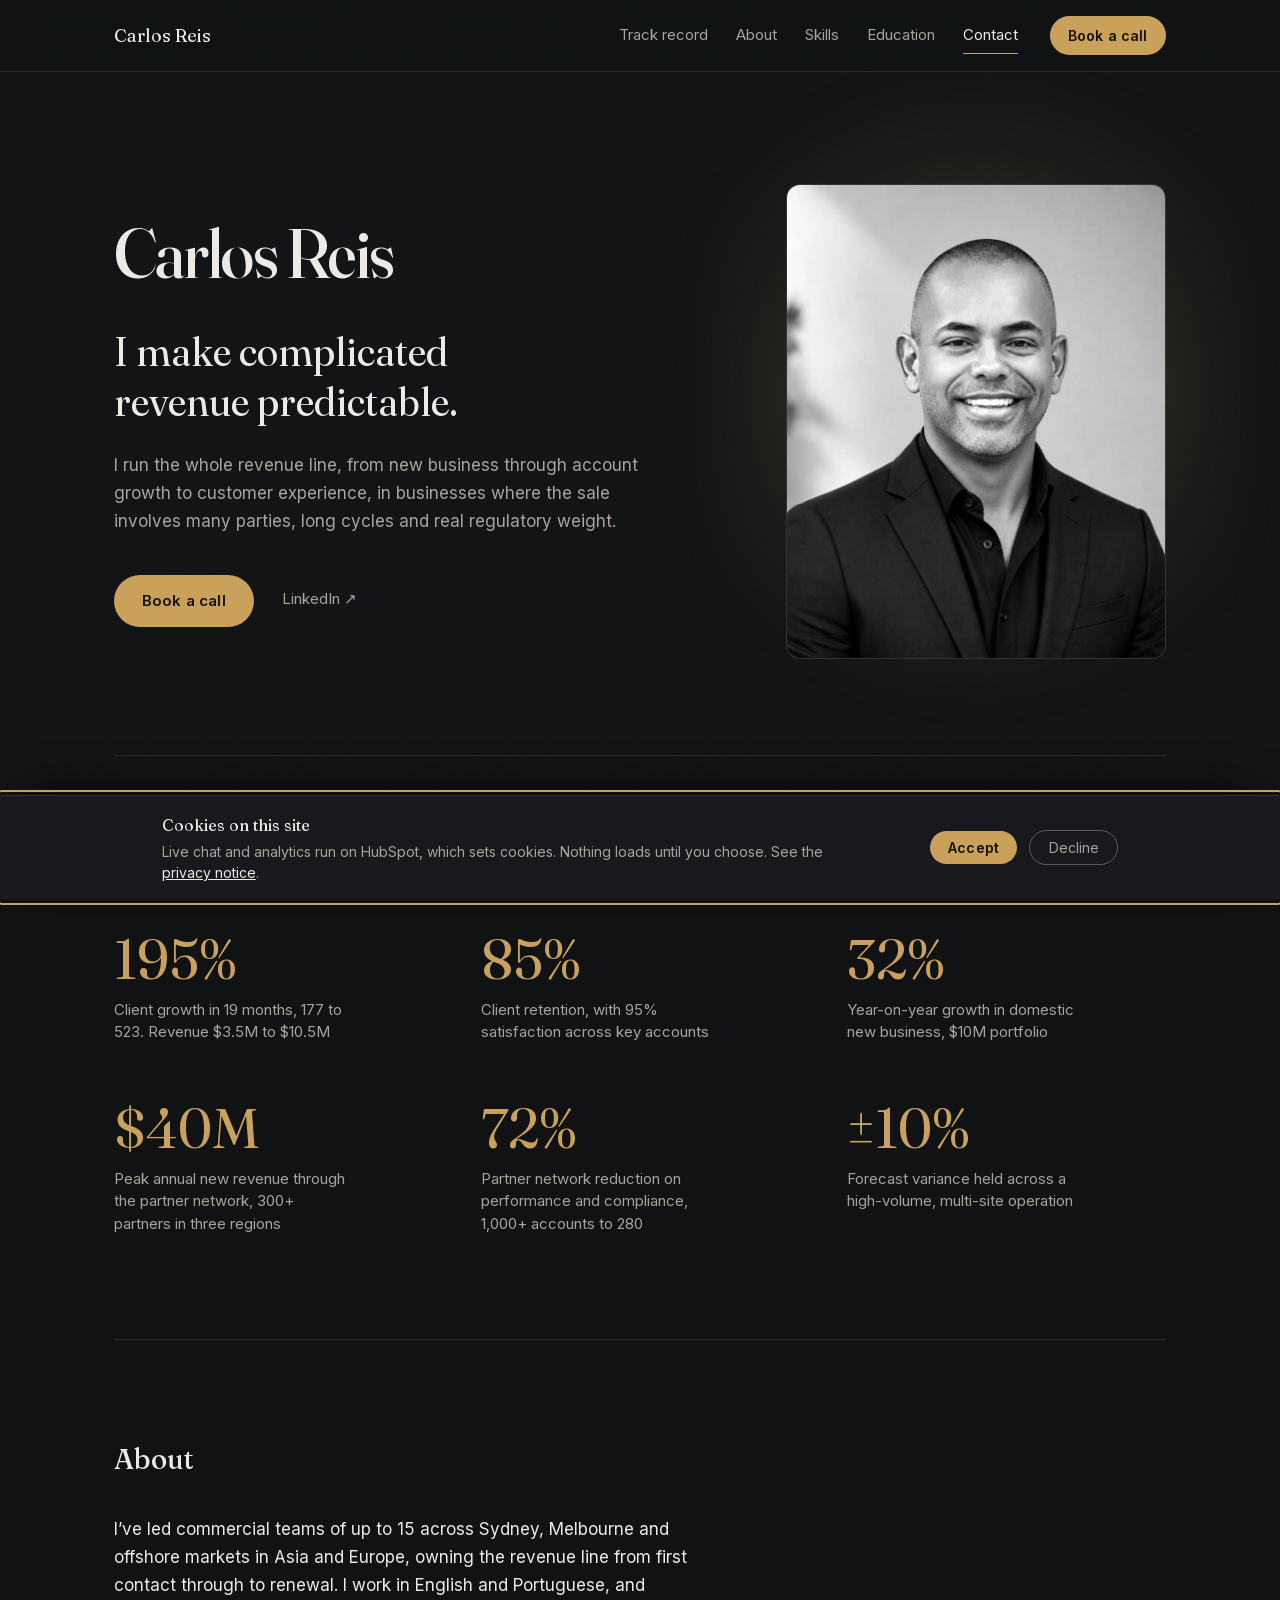
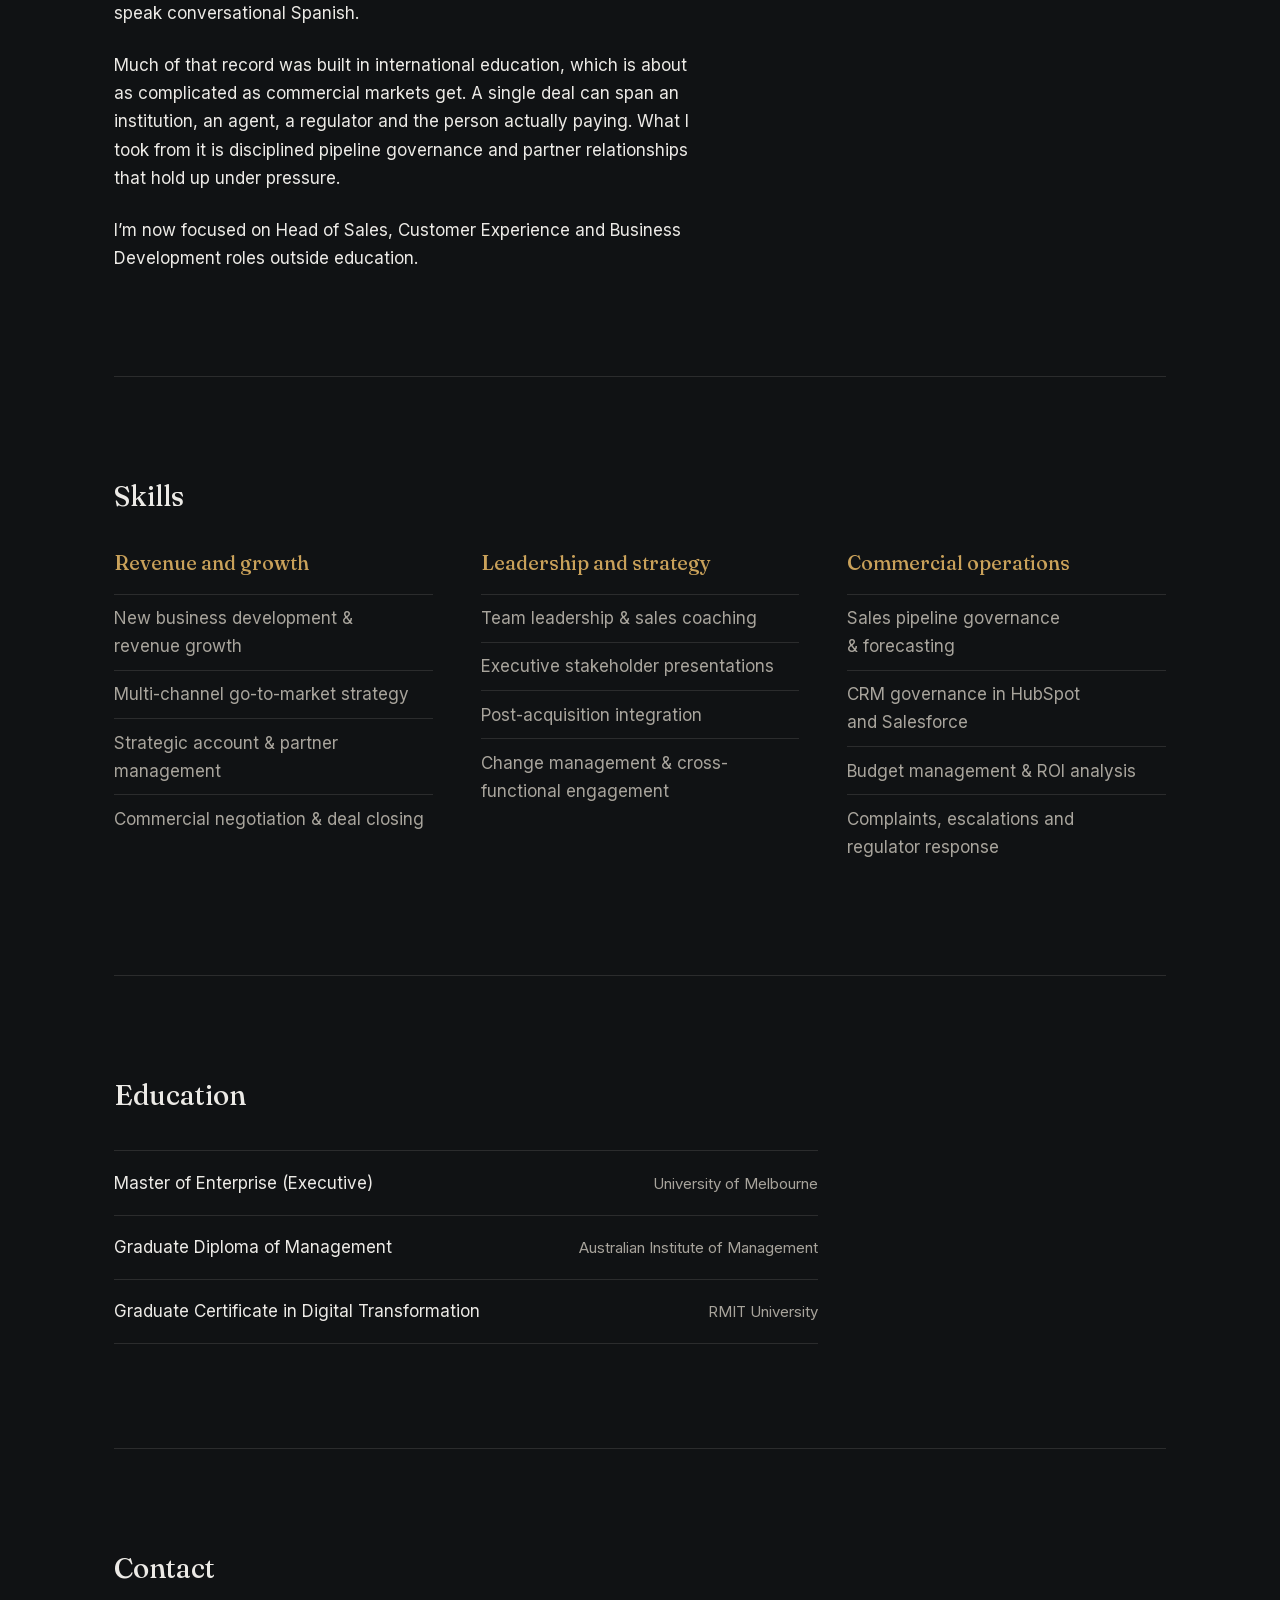
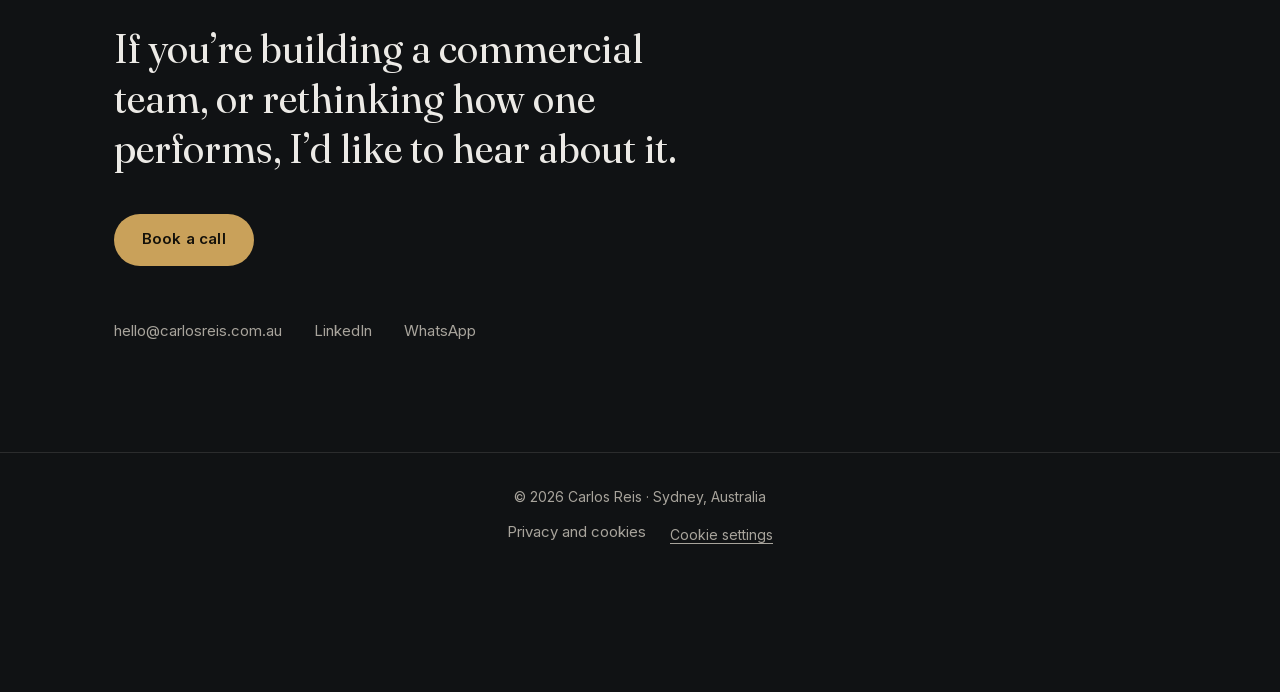
<file: index.html>
<!DOCTYPE html>
<html lang="en-AU">
<head>
  <meta charset="UTF-8">
  <meta name="viewport" content="width=device-width, initial-scale=1.0">

  <!-- Content Security Policy. Allows this site plus HubSpot, blocks everything else.
       Note: frame-ancestors and HSTS can only be set as real HTTP headers, not here. -->
  <meta http-equiv="Content-Security-Policy" content="
    default-src 'self';
    base-uri 'self';
    object-src 'none';
    img-src 'self' data: https:;
    font-src 'self';
    style-src 'self' 'unsafe-inline';
    script-src 'self' 'unsafe-inline' https://*.hs-scripts.com https://*.hs-analytics.net https://*.hsadspixel.net https://*.hscollectedforms.net https://*.usemessages.com https://*.hsforms.net https://*.hsappstatic.net https://*.hs-banner.com https://*.hubspot.com;
    connect-src 'self' https://*.hubspot.com https://*.hubapi.com https://*.hsforms.com https://*.hs-analytics.net https://*.hscollectedforms.net https://*.usemessages.com https://*.hs-banner.com wss://*.hubspot.com;
    frame-src https://*.hubspot.com https://*.hsforms.com https://*.hsforms.net;
    form-action 'self' https://*.hsforms.com https://*.hubspot.com;
    worker-src 'self' blob:;
  ">
  <meta name="referrer" content="strict-origin-when-cross-origin">

  <title>Carlos Reis | Commercial Leader in Sales, Business Development &amp; CX</title>
  <meta name="description" content="Carlos Reis is a Sydney-based senior commercial leader who makes complicated revenue predictable, across sales, business development and customer experience.">
  <link rel="canonical" href="https://carlosreis.com.au/">
  <meta name="robots" content="index, follow">
  <meta name="theme-color" content="#101214">
  <meta name="color-scheme" content="dark">

  <!-- Social sharing -->
  <meta property="og:type" content="website">
  <meta property="og:url" content="https://carlosreis.com.au/">
  <meta property="og:title" content="Carlos Reis | Commercial Leader in Sales, BD &amp; CX">
  <meta property="og:description" content="Sydney-based senior commercial leader. I make complicated revenue predictable.">
  <meta property="og:image" content="https://carlosreis.com.au/images/share-card.png">
  <meta property="og:image:width" content="1200">
  <meta property="og:image:height" content="630">
  <meta property="og:image:alt" content="Carlos Reis, commercial leader in sales, business development and customer experience.">
  <meta property="og:locale" content="en_AU">
  <meta name="twitter:card" content="summary_large_image">
  <meta name="twitter:title" content="Carlos Reis | Commercial Leader in Sales, BD &amp; CX">
  <meta name="twitter:description" content="Sydney-based senior commercial leader. I make complicated revenue predictable.">
  <meta name="twitter:image" content="https://carlosreis.com.au/images/share-card.png">

  <link rel="icon" href="favicon.svg" type="image/svg+xml">
  <link rel="apple-touch-icon" href="images/apple-touch-icon.png">

  <link rel="preload" href="fonts/fraunces-latin.woff2" as="font" type="font/woff2" crossorigin>
  <link rel="preload" href="fonts/inter-latin.woff2" as="font" type="font/woff2" crossorigin>
  <link rel="stylesheet" href="styles.css?v=7">

  <script type="application/ld+json">
  {
    "@context": "https://schema.org",
    "@type": "Person",
    "name": "Carlos Reis",
    "url": "https://carlosreis.com.au/",
    "image": "https://carlosreis.com.au/images/headshot.jpg",
    "jobTitle": "Commercial Leader in Sales, Business Development and Customer Experience",
    "description": "Sydney-based senior commercial leader who makes complicated revenue predictable, across sales, business development and customer experience.",
    "address": {
      "@type": "PostalAddress",
      "addressLocality": "Sydney",
      "addressRegion": "NSW",
      "addressCountry": "AU"
    },
    "email": "hello@carlosreis.com.au",
    "sameAs": ["https://www.linkedin.com/in/mrcarlosreis/"],
    "knowsAbout": [
      "New business development",
      "Revenue growth",
      "Strategic account management",
      "Sales pipeline governance",
      "Go-to-market strategy",
      "Customer experience"
    ]
  }
  </script>
</head>
<body>

  <!-- Cookie consent. Placed first so keyboard users reach the choice before the page.
       It is position:fixed, so this does not change where it appears on screen. -->
  <div class="consent" id="consent" role="dialog" aria-labelledby="consent-title" tabindex="-1" hidden>
    <div class="consent-body">
      <p id="consent-title" class="consent-title">Cookies on this site</p>
      <p class="consent-text">Live chat and analytics run on HubSpot, which sets cookies. Nothing loads until you choose. See the <a href="privacy.html">privacy notice</a>.</p>
    </div>
    <div class="consent-actions">
      <button type="button" class="btn btn-small" id="consent-accept">Accept</button>
      <button type="button" class="btn-ghost" id="consent-decline">Decline</button>
    </div>
  </div>

  <a class="skip-link" href="#main">Skip to content</a>
  <div class="scroll-progress" aria-hidden="true"></div>
  <div class="grain" aria-hidden="true"></div>

  <header class="nav">
    <div class="nav-inner">
      <a class="nav-name" href="#top">Carlos Reis</a>

      <nav class="nav-links" id="nav-links" aria-label="Sections">
        <a href="#track-record">Track record</a>
        <a href="#about">About</a>
        <a href="#skills">Skills</a>
        <a href="#education">Education</a>
        <a href="#contact">Contact</a>
      </nav>

      <a class="btn btn-small nav-cta" href="https://meetings.hubspot.com/hello3189?uuid=edfc3815-68ff-4b9c-b841-300e1661205b" target="_blank" rel="noopener">Book a call</a>

      <button class="nav-toggle" type="button" aria-expanded="false" aria-controls="mobile-menu" aria-label="Open menu">
        <span class="nav-toggle-bar"></span>
        <span class="nav-toggle-bar"></span>
      </button>
    </div>
  </header>

  <div class="mobile-menu" id="mobile-menu" hidden>
    <nav aria-label="Sections">
      <a href="#track-record">Track record</a>
      <a href="#about">About</a>
      <a href="#skills">Skills</a>
      <a href="#education">Education</a>
      <a href="#contact">Contact</a>
    </nav>
    <a class="btn" href="https://meetings.hubspot.com/hello3189?uuid=edfc3815-68ff-4b9c-b841-300e1661205b" target="_blank" rel="noopener">Book a call</a>
  </div>

  <main id="main">

    <section class="hero" id="top">
      <div class="hero-text">
        <h1>Carlos Reis</h1>
        <p class="hero-headline">I make complicated revenue predictable.</p>
        <p class="hero-sub">I run the whole revenue line, from new business through account growth to customer experience, in businesses where the sale involves many parties, long cycles and real regulatory weight.</p>
        <div class="hero-actions">
          <a class="btn" href="https://meetings.hubspot.com/hello3189?uuid=edfc3815-68ff-4b9c-b841-300e1661205b" target="_blank" rel="noopener">Book a call</a>
          <a class="link-quiet" href="https://www.linkedin.com/in/mrcarlosreis/" target="_blank" rel="noopener">LinkedIn <span aria-hidden="true">↗</span></a>
        </div>
      </div>
      <figure class="hero-photo">
        <span class="hero-bloom" aria-hidden="true"></span>
        <span class="hero-photo-frame">
          <img src="images/headshot.jpg" alt="Portrait of Carlos Reis" width="800" height="1000" fetchpriority="high">
        </span>
      </figure>
    </section>

    <section id="track-record" class="section stats reveal" aria-labelledby="track-record-heading">
      <h2 id="track-record-heading">Track record</h2>
      <div class="stats-grid">
        <div class="stat">
          <p class="stat-number">195%</p>
          <p class="stat-caption">Client growth in 19 months, 177 to 523. Revenue $3.5M to $10.5M</p>
        </div>
        <div class="stat">
          <p class="stat-number">85%</p>
          <p class="stat-caption">Client retention, with 95% satisfaction across key accounts</p>
        </div>
        <div class="stat">
          <p class="stat-number">32%</p>
          <p class="stat-caption">Year-on-year growth in domestic new business, $10M portfolio</p>
        </div>
        <div class="stat">
          <p class="stat-number">$40M</p>
          <p class="stat-caption">Peak annual new revenue through the partner network, 300+ partners in three regions</p>
        </div>
        <div class="stat">
          <p class="stat-number">72%</p>
          <p class="stat-caption">Partner network reduction on performance and compliance, 1,000+ accounts to 280</p>
        </div>
        <div class="stat">
          <p class="stat-number">&plusmn;10%</p>
          <p class="stat-caption">Forecast variance held across a high-volume, multi-site operation</p>
        </div>
      </div>
    </section>

    <section id="about" class="section reveal" aria-labelledby="about-heading">
      <h2 id="about-heading">About</h2>
      <div class="about-body">
        <p>I&rsquo;ve led commercial teams of up to 15 across Sydney, Melbourne and offshore markets in Asia and Europe, owning the revenue line from first contact through to renewal. I work in English and Portuguese, and speak conversational Spanish.</p>
        <p>Much of that record was built in international education, which is about as complicated as commercial markets get. A single deal can span an institution, an agent, a regulator and the person actually paying. What I took from it is disciplined pipeline governance and partner relationships that hold up under pressure.</p>
        <p>I&rsquo;m now focused on Head of Sales, Customer Experience and Business Development roles outside education.</p>
      </div>
    </section>

    <section id="skills" class="section reveal" aria-labelledby="skills-heading">
      <h2 id="skills-heading">Skills</h2>
      <div class="skills-grid">
        <div class="skill-group">
          <h3>Revenue and growth</h3>
          <ul>
            <li>New business development &amp; revenue growth</li>
            <li>Multi-channel go-to-market strategy</li>
            <li>Strategic account &amp; partner management</li>
            <li>Commercial negotiation &amp; deal closing</li>
          </ul>
        </div>
        <div class="skill-group">
          <h3>Leadership and strategy</h3>
          <ul>
            <li>Team leadership &amp; sales coaching</li>
            <li>Executive stakeholder presentations</li>
            <li>Post-acquisition integration</li>
            <li>Change management &amp; cross-functional engagement</li>
          </ul>
        </div>
        <div class="skill-group">
          <h3>Commercial operations</h3>
          <ul>
            <li>Sales pipeline governance &amp; forecasting</li>
            <li>CRM governance in HubSpot and Salesforce</li>
            <li>Budget management &amp; ROI analysis</li>
            <li>Complaints, escalations and regulator response</li>
          </ul>
        </div>
      </div>
    </section>

    <section id="education" class="section reveal" aria-labelledby="education-heading">
      <h2 id="education-heading">Education</h2>
      <ul class="education-list">
        <li>
          <span class="edu-degree">Master of Enterprise (Executive)</span>
          <span class="edu-school">University of Melbourne</span>
        </li>
        <li>
          <span class="edu-degree">Graduate Diploma of Management</span>
          <span class="edu-school">Australian Institute of Management</span>
        </li>
        <li>
          <span class="edu-degree">Graduate Certificate in Digital Transformation</span>
          <span class="edu-school">RMIT University</span>
        </li>
      </ul>
    </section>

    <section id="contact" class="section contact reveal" aria-labelledby="contact-heading">
      <h2 id="contact-heading">Contact</h2>
      <p class="contact-lead">If you&rsquo;re building a commercial team, or rethinking how one performs, I&rsquo;d like to hear about it.</p>
      <a class="btn" href="https://meetings.hubspot.com/hello3189?uuid=edfc3815-68ff-4b9c-b841-300e1661205b" target="_blank" rel="noopener">Book a call</a>
      <ul class="contact-links">
        <li><a href="mailto:hello@carlosreis.com.au">hello@carlosreis.com.au</a></li>
        <li><a href="https://www.linkedin.com/in/mrcarlosreis/" target="_blank" rel="noopener">LinkedIn</a></li>
        <li><a href="https://wa.me/61435019830" target="_blank" rel="noopener">WhatsApp</a></li>
      </ul>
    </section>

  </main>

  <footer class="footer">
    <p>&copy; <span id="year">2026</span> Carlos Reis &middot; Sydney, Australia</p>
    <p class="footer-legal">
      <a href="privacy.html">Privacy and cookies</a>
      <button type="button" class="linkish" id="cookie-settings">Cookie settings</button>
    </p>
  </footer>

  <script src="main.js?v=6" defer></script>
</body>
</html>
</file>
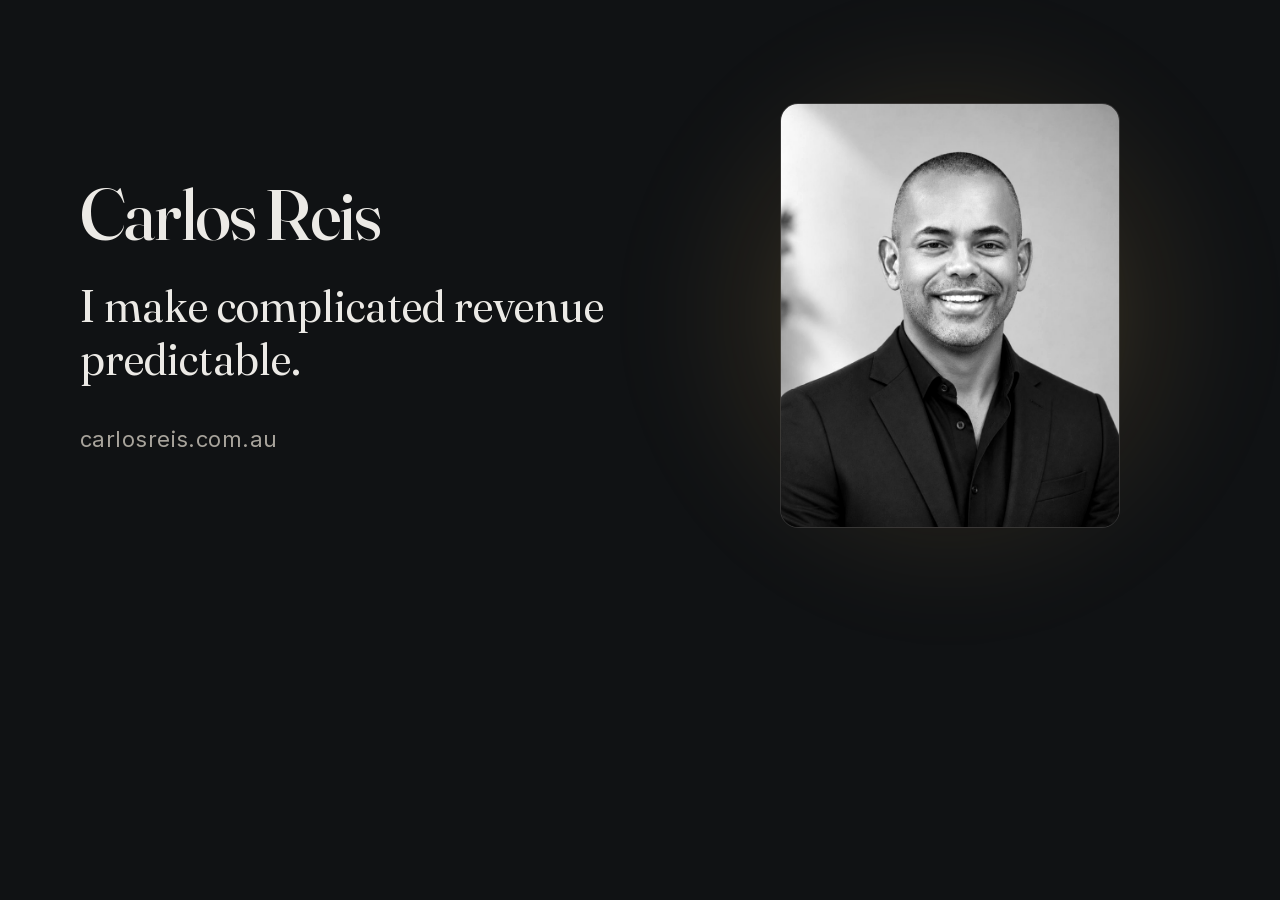
<file: _share-card-source.html>
<!DOCTYPE html>
<!-- Source for images/share-card.png (1200x630). Not published: Jekyll skips files starting with an underscore.
     Render from this folder with headless Chrome:
     "/Applications/Google Chrome.app/Contents/MacOS/Google Chrome" --headless=new --disable-gpu --hide-scrollbars --force-device-scale-factor=1 --window-size=1200,630 --screenshot=images/share-card.png "file://$(pwd)/_share-card-source.html" -->
<html>
<head>
<meta charset="utf-8">
<style>
  @font-face {
    font-family: "Fraunces";
    src: url("fonts/fraunces-latin.woff2") format("woff2");
    font-weight: 400 600;
  }
  @font-face {
    font-family: "Inter";
    src: url("fonts/inter-latin.woff2") format("woff2");
    font-weight: 400 600;
  }
  * { margin: 0; padding: 0; box-sizing: border-box; }
  body {
    width: 1200px; height: 630px;
    background: #101214;
    display: flex; align-items: center;
    padding: 0 80px; gap: 64px;
    font-family: "Inter", sans-serif;
    color: #eceae6;
    overflow: hidden;
    position: relative;
  }
  .bloom {
    position: absolute;
    right: -60px; top: 50%;
    transform: translateY(-50%);
    width: 620px; height: 620px;
    background: radial-gradient(circle, rgba(201,161,90,.38), rgba(201,161,90,.07) 45%, transparent 70%);
    filter: blur(30px);
  }
  .text { flex: 1; position: relative; }
  h1 {
    font-family: "Fraunces", Georgia, serif; font-weight: 500;
    font-size: 72px; line-height: 1; letter-spacing: -.025em;
    font-variation-settings: "opsz" 144; margin-bottom: 30px;
  }
  .headline {
    font-family: "Fraunces", Georgia, serif; font-weight: 400;
    font-size: 44px; line-height: 1.2; font-variation-settings: "opsz" 72;
    max-width: 16em;
  }
  .domain {
    margin-top: 40px; color: #a8a49c; font-size: 22px; letter-spacing: .02em;
  }
  .photo {
    position: relative;
    width: 340px; height: 425px;
    border-radius: 18px; overflow: hidden;
    border: 1px solid rgba(236,234,230,.14);
    flex-shrink: 0;
  }
  .photo img {
    width: 100%; height: 100%; object-fit: cover;
    filter: grayscale(1) contrast(1.05);
  }
</style>
</head>
<body>
  <div class="bloom"></div>
  <div class="text">
    <h1>Carlos Reis</h1>
    <div class="headline">I make complicated revenue predictable.</div>
    <div class="domain">carlosreis.com.au</div>
  </div>
  <div class="photo"><img src="images/headshot.jpg" alt=""></div>
</body>
</html>
</file>
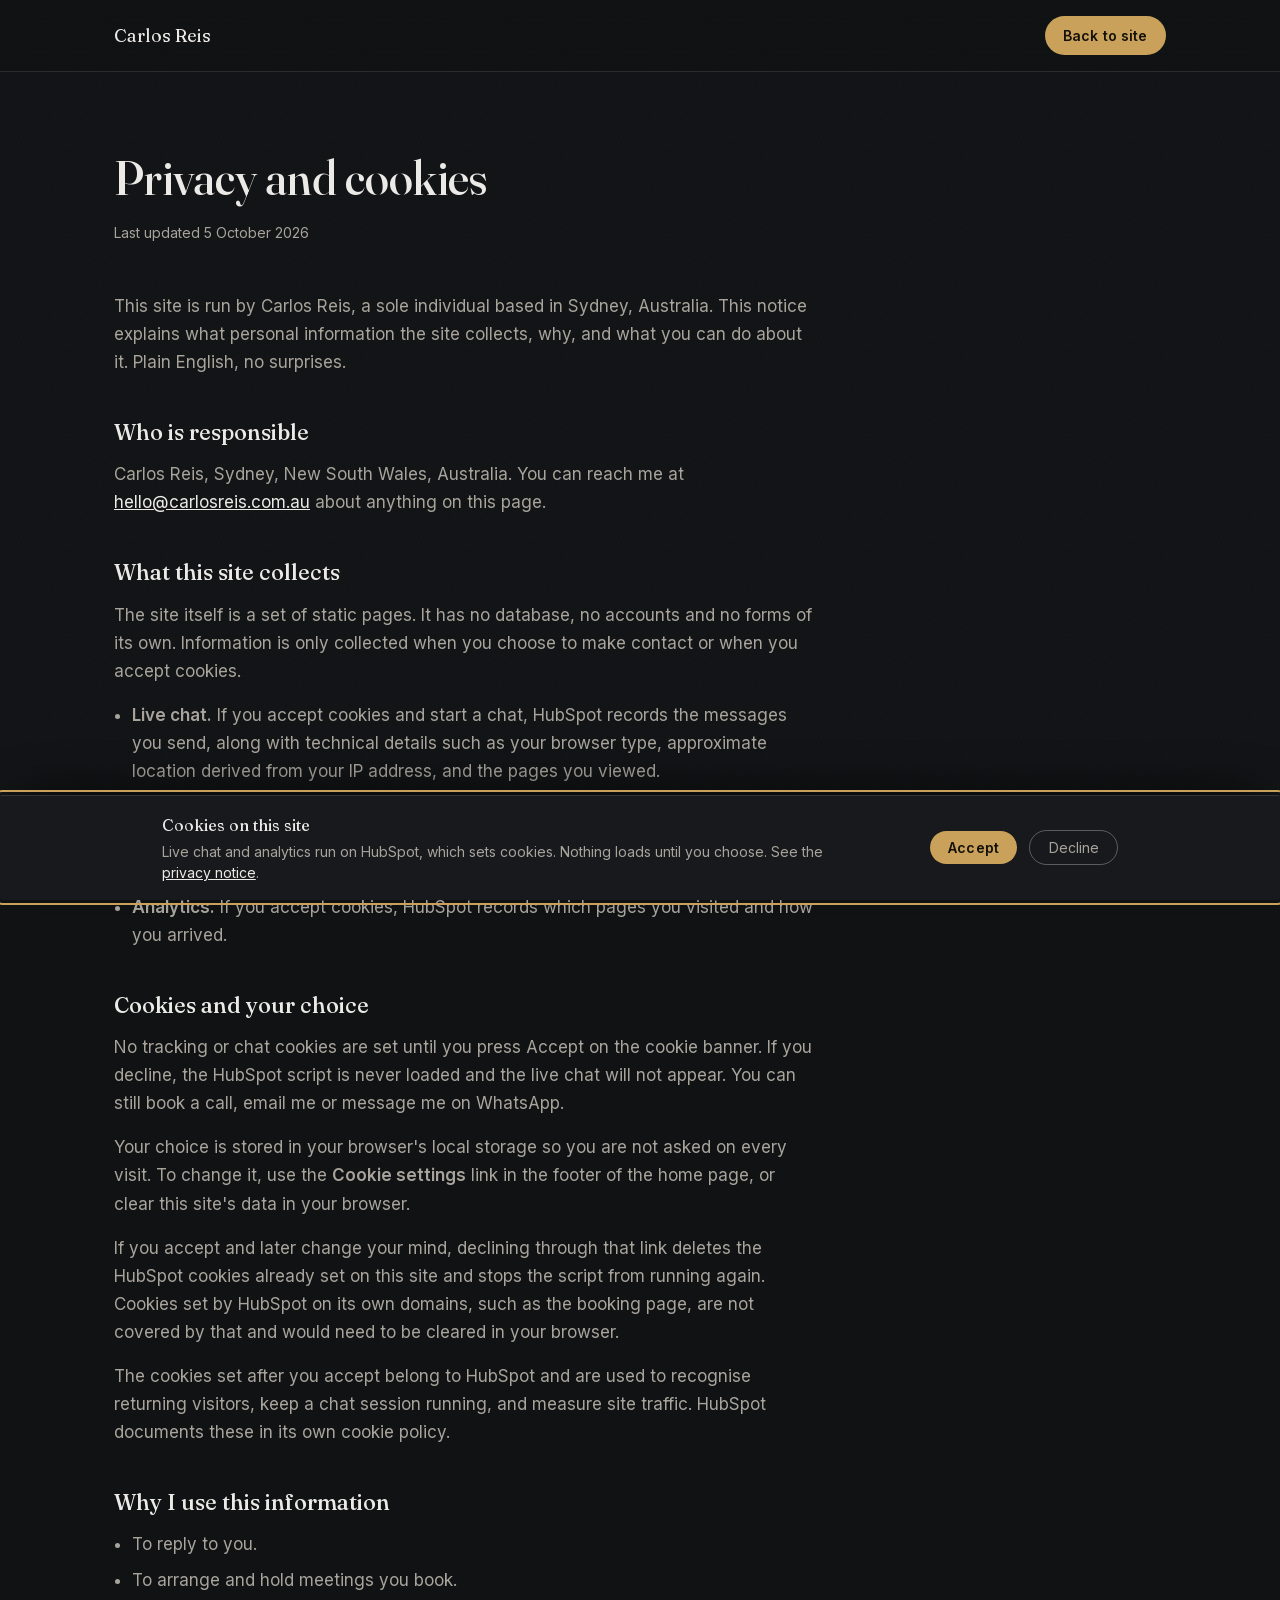
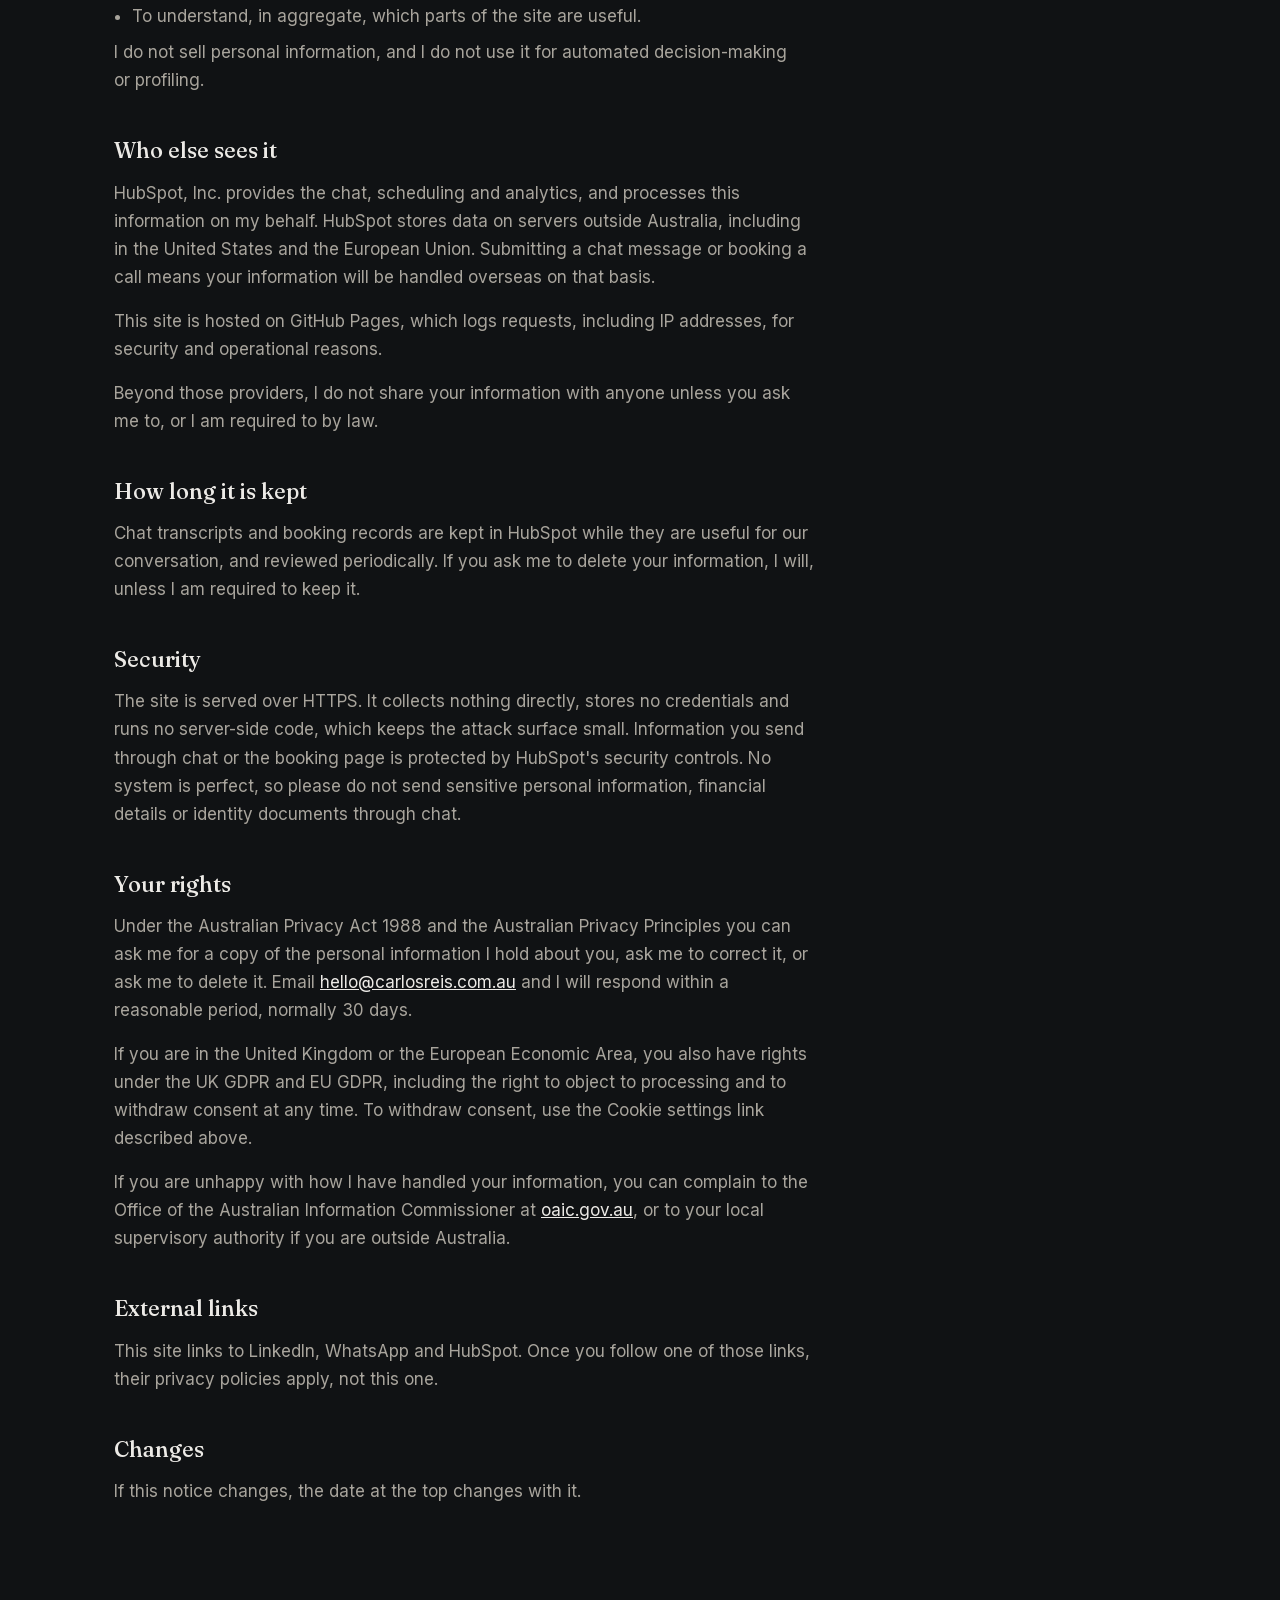
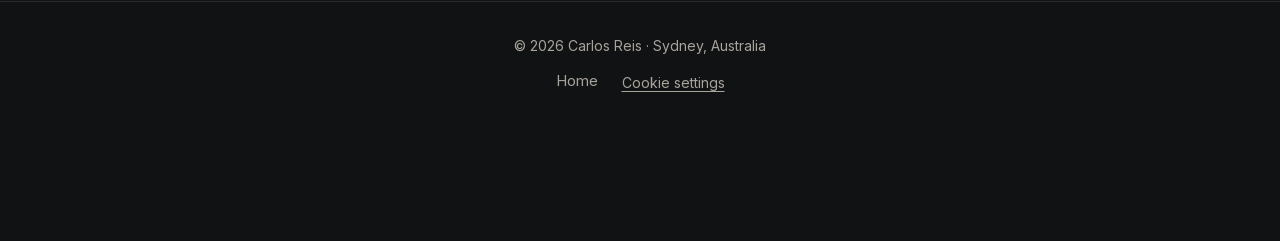
<file: privacy.html>
<!DOCTYPE html>
<html lang="en-AU">
<head>
  <meta charset="UTF-8">
  <meta name="viewport" content="width=device-width, initial-scale=1.0">
  <!-- Content Security Policy. Allows this site plus HubSpot, blocks everything else.
       Note: frame-ancestors and HSTS can only be set as real HTTP headers, not here. -->
  <meta http-equiv="Content-Security-Policy" content="
    default-src 'self';
    base-uri 'self';
    object-src 'none';
    img-src 'self' data: https:;
    font-src 'self';
    style-src 'self' 'unsafe-inline';
    script-src 'self' 'unsafe-inline' https://*.hs-scripts.com https://*.hs-analytics.net https://*.hsadspixel.net https://*.hscollectedforms.net https://*.usemessages.com https://*.hsforms.net https://*.hsappstatic.net https://*.hs-banner.com https://*.hubspot.com;
    connect-src 'self' https://*.hubspot.com https://*.hubapi.com https://*.hsforms.com https://*.hs-analytics.net https://*.hscollectedforms.net https://*.usemessages.com https://*.hs-banner.com wss://*.hubspot.com;
    frame-src https://*.hubspot.com https://*.hsforms.com https://*.hsforms.net;
    form-action 'self' https://*.hsforms.com https://*.hubspot.com;
    worker-src 'self' blob:;
  ">
  <meta name="referrer" content="strict-origin-when-cross-origin">

  <title>Privacy and cookies | Carlos Reis</title>
  <meta name="description" content="How carlosreis.com.au handles personal information and cookies.">
  <link rel="canonical" href="https://carlosreis.com.au/privacy.html">
  <meta name="robots" content="noindex, follow">
  <meta name="theme-color" content="#101214">
  <meta name="color-scheme" content="dark">
  <link rel="icon" href="favicon.svg" type="image/svg+xml">
  <link rel="preload" href="fonts/fraunces-latin.woff2" as="font" type="font/woff2" crossorigin>
  <link rel="preload" href="fonts/inter-latin.woff2" as="font" type="font/woff2" crossorigin>
  <link rel="stylesheet" href="styles.css?v=7">
</head>
<body>

  <!-- Cookie consent. Placed first so keyboard users reach the choice before the page.
       It is position:fixed, so this does not change where it appears on screen. -->
  <div class="consent" id="consent" role="dialog" aria-labelledby="consent-title" tabindex="-1" hidden>
    <div class="consent-body">
      <p id="consent-title" class="consent-title">Cookies on this site</p>
      <p class="consent-text">Live chat and analytics run on HubSpot, which sets cookies. Nothing loads until you choose. See the <a href="privacy.html">privacy notice</a>.</p>
    </div>
    <div class="consent-actions">
      <button type="button" class="btn btn-small" id="consent-accept">Accept</button>
      <button type="button" class="btn-ghost" id="consent-decline">Decline</button>
    </div>
  </div>

  <a class="skip-link" href="#main">Skip to content</a>
  <div class="grain" aria-hidden="true"></div>

  <header class="nav">
    <div class="nav-inner">
      <a class="nav-name" href="index.html">Carlos Reis</a>
      <a class="btn btn-small" href="index.html">Back to site</a>
    </div>
  </header>

  <main id="main">
    <article class="prose">
      <h1>Privacy and cookies</h1>
      <p class="updated">Last updated 5 October 2026</p>

      <p>This site is run by Carlos Reis, a sole individual based in Sydney, Australia. This notice explains what personal information the site collects, why, and what you can do about it. Plain English, no surprises.</p>

      <h2>Who is responsible</h2>
      <p>Carlos Reis, Sydney, New South Wales, Australia. You can reach me at <a href="mailto:hello@carlosreis.com.au">hello@carlosreis.com.au</a> about anything on this page.</p>

      <h2>What this site collects</h2>
      <p>The site itself is a set of static pages. It has no database, no accounts and no forms of its own. Information is only collected when you choose to make contact or when you accept cookies.</p>
      <ul>
        <li><strong>Live chat.</strong> If you accept cookies and start a chat, HubSpot records the messages you send, along with technical details such as your browser type, approximate location derived from your IP address, and the pages you viewed.</li>
        <li><strong>Booking a call.</strong> The booking link opens a HubSpot scheduling page where you enter your name, email address and anything else you choose to share.</li>
        <li><strong>Email and WhatsApp.</strong> If you contact me directly, I receive whatever you send.</li>
        <li><strong>Analytics.</strong> If you accept cookies, HubSpot records which pages you visited and how you arrived.</li>
      </ul>

      <h2>Cookies and your choice</h2>
      <p>No tracking or chat cookies are set until you press Accept on the cookie banner. If you decline, the HubSpot script is never loaded and the live chat will not appear. You can still book a call, email me or message me on WhatsApp.</p>
      <p>Your choice is stored in your browser's local storage so you are not asked on every visit. To change it, use the <strong>Cookie settings</strong> link in the footer of the home page, or clear this site's data in your browser.</p>
      <p>If you accept and later change your mind, declining through that link deletes the HubSpot cookies already set on this site and stops the script from running again. Cookies set by HubSpot on its own domains, such as the booking page, are not covered by that and would need to be cleared in your browser.</p>
      <p>The cookies set after you accept belong to HubSpot and are used to recognise returning visitors, keep a chat session running, and measure site traffic. HubSpot documents these in its own cookie policy.</p>

      <h2>Why I use this information</h2>
      <ul>
        <li>To reply to you.</li>
        <li>To arrange and hold meetings you book.</li>
        <li>To understand, in aggregate, which parts of the site are useful.</li>
      </ul>
      <p>I do not sell personal information, and I do not use it for automated decision-making or profiling.</p>

      <h2>Who else sees it</h2>
      <p>HubSpot, Inc. provides the chat, scheduling and analytics, and processes this information on my behalf. HubSpot stores data on servers outside Australia, including in the United States and the European Union. Submitting a chat message or booking a call means your information will be handled overseas on that basis.</p>
      <p>This site is hosted on GitHub Pages, which logs requests, including IP addresses, for security and operational reasons.</p>
      <p>Beyond those providers, I do not share your information with anyone unless you ask me to, or I am required to by law.</p>

      <h2>How long it is kept</h2>
      <p>Chat transcripts and booking records are kept in HubSpot while they are useful for our conversation, and reviewed periodically. If you ask me to delete your information, I will, unless I am required to keep it.</p>

      <h2>Security</h2>
      <p>The site is served over HTTPS. It collects nothing directly, stores no credentials and runs no server-side code, which keeps the attack surface small. Information you send through chat or the booking page is protected by HubSpot's security controls. No system is perfect, so please do not send sensitive personal information, financial details or identity documents through chat.</p>

      <h2>Your rights</h2>
      <p>Under the Australian Privacy Act 1988 and the Australian Privacy Principles you can ask me for a copy of the personal information I hold about you, ask me to correct it, or ask me to delete it. Email <a href="mailto:hello@carlosreis.com.au">hello@carlosreis.com.au</a> and I will respond within a reasonable period, normally 30 days.</p>
      <p>If you are in the United Kingdom or the European Economic Area, you also have rights under the UK GDPR and EU GDPR, including the right to object to processing and to withdraw consent at any time. To withdraw consent, use the Cookie settings link described above.</p>
      <p>If you are unhappy with how I have handled your information, you can complain to the Office of the Australian Information Commissioner at <a href="https://www.oaic.gov.au" target="_blank" rel="noopener">oaic.gov.au</a>, or to your local supervisory authority if you are outside Australia.</p>

      <h2>External links</h2>
      <p>This site links to LinkedIn, WhatsApp and HubSpot. Once you follow one of those links, their privacy policies apply, not this one.</p>

      <h2>Changes</h2>
      <p>If this notice changes, the date at the top changes with it.</p>
    </article>
  </main>

  <footer class="footer">
    <p>&copy; <span id="year">2026</span> Carlos Reis &middot; Sydney, Australia</p>
    <p class="footer-legal"><a href="index.html">Home</a>
      <button type="button" class="linkish" id="cookie-settings">Cookie settings</button>
    </p>
  </footer>

  <script src="main.js?v=6" defer></script>
</body>
</html>
</file>
<file: styles.css>
/* ---------- Fonts ---------- */

@font-face {
  font-family: "Fraunces";
  src: url("fonts/fraunces-latin.woff2") format("woff2");
  font-weight: 400 600;
  font-style: normal;
  font-display: swap;
}

@font-face {
  font-family: "Inter";
  src: url("fonts/inter-latin.woff2") format("woff2");
  font-weight: 400 600;
  font-style: normal;
  font-display: swap;
}

/* ---------- Tokens ---------- */

:root {
  /* Dark-only design: tells the browser to draw its own UI (scrollbars,
     the canvas before styles load) dark as well. */
  color-scheme: dark;
  --bg: #101214;
  --surface: #17191c;
  --text: #eceae6;
  --muted: #a8a49c;
  --accent: #c9a15a;
  --accent-bright: #d9b06a;
  --hairline: rgba(236, 234, 230, 0.12);
  --font-display: "Fraunces", Georgia, "Times New Roman", serif;
  --font-body: "Inter", -apple-system, BlinkMacSystemFont, "Segoe UI", sans-serif;
  --content-width: 1100px;
  --ease: cubic-bezier(0.22, 1, 0.36, 1);
}

/* ---------- Base ---------- */

* {
  margin: 0;
  padding: 0;
  box-sizing: border-box;
}

html {
  scroll-behavior: smooth;
  scroll-padding-top: 6rem;
  -webkit-text-size-adjust: 100%;
}

body {
  background: var(--bg);
  color: var(--text);
  font-family: var(--font-body);
  font-size: 1.0625rem;
  line-height: 1.65;
  -webkit-font-smoothing: antialiased;
  overflow-x: hidden;
}

h1, h2, h3 {
  font-family: var(--font-display);
  font-weight: 500;
  line-height: 1.1;
  text-wrap: balance;
}

/* Avoid a single word stranded on the last line of a paragraph.
   Classes that set text-wrap: balance (headline, contact lead) still win. */
p,
li {
  text-wrap: pretty;
}

a {
  color: inherit;
}

img {
  display: block;
  max-width: 100%;
}

ul {
  list-style: none;
}

:focus-visible {
  outline: 2px solid var(--accent);
  outline-offset: 3px;
  border-radius: 2px;
}

.visually-hidden {
  position: absolute;
  width: 1px;
  height: 1px;
  overflow: hidden;
  clip-path: inset(50%);
  white-space: nowrap;
}

.skip-link {
  position: absolute;
  left: 50%;
  top: 0;
  transform: translate(-50%, -150%);
  z-index: 100;
  background: var(--accent);
  color: #14110a;
  font-size: 0.9375rem;
  font-weight: 600;
  text-decoration: none;
  padding: 0.75rem 1.5rem;
  border-radius: 0 0 8px 8px;
  transition: transform 0.2s var(--ease);
}

.skip-link:focus {
  transform: translate(-50%, 0);
}

/* ---------- Texture & scroll progress ---------- */

.grain {
  position: fixed;
  inset: 0;
  z-index: 1;
  pointer-events: none;
  opacity: 0.035;
  background-image: url("data:image/svg+xml,%3Csvg xmlns='http://www.w3.org/2000/svg' width='200' height='200'%3E%3Cfilter id='n'%3E%3CfeTurbulence type='fractalNoise' baseFrequency='0.85' numOctaves='3'/%3E%3C/filter%3E%3Crect width='200' height='200' filter='url(%23n)'/%3E%3C/svg%3E");
}

.scroll-progress {
  position: fixed;
  top: 0;
  left: 0;
  height: 2px;
  pointer-events: none;
  width: 100%;
  z-index: 20;
  transform-origin: 0 50%;
  transform: scaleX(0);
  background: linear-gradient(90deg, var(--accent), var(--accent-bright));
}

@supports (animation-timeline: scroll()) {
  @media (prefers-reduced-motion: no-preference) {
    .scroll-progress {
      animation: progress-grow linear both;
      animation-timeline: scroll(root block);
    }
  }
}

@keyframes progress-grow {
  to { transform: scaleX(1); }
}

/* ---------- Buttons & links ---------- */

.btn {
  display: inline-block;
  background: var(--accent);
  color: #14110a;
  font-weight: 600;
  font-size: 0.9375rem;
  letter-spacing: 0.01em;
  text-decoration: none;
  padding: 0.85rem 1.75rem;
  border: 0;
  border-radius: 999px;
  cursor: pointer;
  font-family: inherit;
  transition: background 0.2s var(--ease), transform 0.2s var(--ease), box-shadow 0.3s var(--ease);
}

.btn:hover {
  background: var(--accent-bright);
  transform: translateY(-2px);
  box-shadow: 0 10px 30px -10px rgba(201, 161, 90, 0.5);
}

.btn-small {
  padding: 0.5rem 1.15rem;
  font-size: 0.875rem;
}

.btn-ghost {
  background: none;
  border: 1px solid rgba(236, 234, 230, 0.32);
  color: var(--muted);
  font-family: inherit;
  font-size: 0.875rem;
  padding: 0.5rem 1.15rem;
  border-radius: 999px;
  cursor: pointer;
  transition: color 0.2s var(--ease), border-color 0.2s var(--ease);
}

.btn-ghost:hover {
  color: var(--text);
  border-color: var(--muted);
}

.linkish {
  background: none;
  border: 0;
  padding: 0;
  font: inherit;
  color: inherit;
  cursor: pointer;
  text-decoration: underline;
  text-underline-offset: 3px;
}

/* Underline wipe on quiet links */
.link-quiet,
.contact-links a,
.footer-legal a {
  color: var(--muted);
  font-size: 0.9375rem;
  text-decoration: none;
  background-image: linear-gradient(var(--accent), var(--accent));
  background-repeat: no-repeat;
  background-position: 0 100%;
  background-size: 0% 1px;
  padding-bottom: 3px;
  transition: color 0.25s var(--ease), background-size 0.35s var(--ease);
}

.link-quiet:hover,
.contact-links a:hover,
.footer-legal a:hover {
  color: var(--text);
  background-size: 100% 1px;
}

/* ---------- Nav ---------- */

.nav {
  position: sticky;
  top: 0;
  z-index: 15;
  background: rgba(16, 18, 20, 0.78);
  backdrop-filter: blur(14px) saturate(1.2);
  -webkit-backdrop-filter: blur(14px) saturate(1.2);
  border-bottom: 1px solid var(--hairline);
}

.nav-inner {
  max-width: var(--content-width);
  margin: 0 auto;
  padding: 1rem 1.5rem;
  display: flex;
  align-items: center;
  gap: 2rem;
}

.nav-name {
  font-family: var(--font-display);
  font-size: 1.125rem;
  text-decoration: none;
  margin-right: auto;
  font-variation-settings: "opsz" 24;
}

.nav-links {
  display: flex;
  gap: 1.75rem;
}

.nav-links a {
  position: relative;
  color: var(--muted);
  font-size: 0.9375rem;
  text-decoration: none;
  transition: color 0.2s var(--ease);
}

.nav-links a::after {
  content: "";
  position: absolute;
  left: 0;
  bottom: -6px;
  width: 100%;
  height: 1px;
  background: var(--accent);
  transform: scaleX(0);
  transform-origin: 0 50%;
  transition: transform 0.3s var(--ease);
}

.nav-links a:hover,
.nav-links a.is-active {
  color: var(--text);
}

.nav-links a.is-active::after {
  transform: scaleX(1);
}

.nav-toggle {
  display: none;
  flex-direction: column;
  justify-content: center;
  gap: 5px;
  width: 44px;
  height: 44px;
  background: none;
  border: 0;
  cursor: pointer;
}

.nav-toggle-bar {
  display: block;
  width: 22px;
  height: 1.5px;
  background: var(--text);
  transition: transform 0.3s var(--ease), opacity 0.2s var(--ease);
}

.nav-toggle[aria-expanded="true"] .nav-toggle-bar:first-child {
  transform: translateY(3.25px) rotate(45deg);
}

.nav-toggle[aria-expanded="true"] .nav-toggle-bar:last-child {
  transform: translateY(-3.25px) rotate(-45deg);
}

.mobile-menu {
  position: fixed;
  inset: 0;
  z-index: 14;
  background: var(--bg);
  display: flex;
  flex-direction: column;
  justify-content: center;
  align-items: flex-start;
  gap: 2rem;
  padding: 2rem 2rem 6rem;
}

.mobile-menu[hidden] {
  display: none;
}

.mobile-menu nav {
  display: flex;
  flex-direction: column;
  gap: 1.5rem;
}

.mobile-menu nav a {
  font-family: var(--font-display);
  font-size: 2rem;
  text-decoration: none;
}

/* ---------- Layout ---------- */

main {
  position: relative;
  z-index: 2;
  max-width: var(--content-width);
  margin: 0 auto;
  padding: 0 1.5rem;
}

.section {
  position: relative;
  padding: 6.5rem 0;
  border-top: 1px solid var(--hairline);
}

.section > h2 {
  font-size: clamp(1.5rem, 2.2vw, 1.75rem);
  margin-bottom: 2.5rem;
  font-variation-settings: "opsz" 30;
}

/* ---------- Hero ---------- */

.hero {
  display: grid;
  grid-template-columns: 1.4fr 1fr;
  align-items: center;
  gap: 4rem;
  padding: 7rem 0 6rem;
}

.hero h1 {
  font-size: clamp(2.75rem, 6.2vw, 4.25rem);
  letter-spacing: -0.025em;
  margin-bottom: 2.25rem;
  font-variation-settings: "opsz" 144;
}

.hero-headline {
  font-family: var(--font-display);
  font-size: clamp(1.75rem, 3.2vw, 2.5rem);
  line-height: 1.25;
  margin-bottom: 1.5rem;
  text-wrap: balance;
  font-variation-settings: "opsz" 72;
}

.hero-sub {
  color: var(--muted);
  max-width: 34rem;
  margin-bottom: 2.5rem;
}

.hero-actions {
  display: flex;
  align-items: center;
  gap: 1.75rem;
  flex-wrap: wrap;
}

.hero-photo {
  position: relative;
  justify-self: end;
  width: 100%;
  max-width: 380px;
}

.hero-bloom {
  position: absolute;
  inset: -22% -18%;
  z-index: 0;
  /* Decorative only. Without this it extends above the photo and, once the
     layout stacks on mobile, swallows taps on the hero buttons. */
  pointer-events: none;
  background: radial-gradient(circle at 50% 45%, rgba(201, 161, 90, 0.42), rgba(201, 161, 90, 0.08) 45%, transparent 70%);
  filter: blur(26px);
}

.hero-photo-frame {
  position: relative;
  display: block;
  aspect-ratio: 4 / 5;
  border-radius: 14px;
  overflow: hidden;
  border: 1px solid var(--hairline);
  background: var(--surface);
}

.hero-photo img {
  width: 100%;
  height: 100%;
  object-fit: cover;
  filter: grayscale(1) contrast(1.05);
  transition: transform 0.6s var(--ease);
}

/* A slow push in on hover. The photo stays black and white throughout. */
.hero-photo:hover img {
  transform: scale(1.02);
}

/* ---------- Stats ---------- */

.stats-grid {
  display: grid;
  grid-template-columns: repeat(3, 1fr);
  gap: 3.5rem 3rem;
}

.stat-number {
  font-family: var(--font-display);
  font-size: clamp(2.5rem, 4.5vw, 3.5rem);
  color: var(--accent);
  line-height: 1;
  margin-bottom: 0.75rem;
  font-variation-settings: "opsz" 72;
  font-variant-numeric: lining-nums tabular-nums;
}

.stat-caption {
  color: var(--muted);
  font-size: 0.9375rem;
  line-height: 1.5;
  max-width: 15rem;
}

/* ---------- About ---------- */

.about-body {
  max-width: 36rem;
}

.about-body p + p {
  margin-top: 1.5rem;
}

/* ---------- Skills ---------- */

.skills-grid {
  display: grid;
  grid-template-columns: repeat(3, 1fr);
  gap: 3rem;
}

.skill-group h3 {
  font-size: 1.25rem;
  color: var(--accent);
  margin-bottom: 1.25rem;
  font-variation-settings: "opsz" 36;
}

/* Rules sit between items only. A closing rule would land at a different
   height in each column, since the three lists are different lengths. */
.skill-group li {
  color: var(--muted);
  padding: 0.6rem 0;
  border-top: 1px solid var(--hairline);
}

/* ---------- Education ---------- */

.education-list {
  max-width: 44rem;
}

.education-list li {
  display: flex;
  justify-content: space-between;
  align-items: baseline;
  gap: 2rem;
  padding: 1.1rem 0;
  border-top: 1px solid var(--hairline);
}

.education-list li:last-child {
  border-bottom: 1px solid var(--hairline);
}

.edu-school {
  color: var(--muted);
  font-size: 0.9375rem;
  white-space: nowrap;
}

/* ---------- Contact ---------- */

.contact-lead {
  font-family: var(--font-display);
  font-size: clamp(1.75rem, 3.2vw, 2.5rem);
  line-height: 1.25;
  max-width: 40rem;
  margin-bottom: 2.5rem;
  text-wrap: balance;
  font-variation-settings: "opsz" 72;
}

.contact-links a {
  display: inline-block;
  padding: 0.3rem 0;
}

.contact-links {
  display: flex;
  gap: 2rem;
  margin-top: 3rem;
  flex-wrap: wrap;
}

/* ---------- Footer ---------- */

.footer {
  position: relative;
  z-index: 2;
  border-top: 1px solid var(--hairline);
  padding: 2rem 1.5rem;
  text-align: center;
  color: var(--muted);
  font-size: 0.875rem;
}

.footer-legal {
  display: flex;
  justify-content: center;
  gap: 1.5rem;
  margin-top: 0.75rem;
}

.footer-legal .linkish {
  color: var(--muted);
  font-size: 0.875rem;
}

.footer-legal .linkish:hover {
  color: var(--text);
}

/* ---------- Cookie consent ---------- */

.consent {
  position: fixed;
  left: 0;
  right: 0;
  bottom: 0;
  z-index: 30;
  background: var(--surface);
  border-top: 1px solid var(--hairline);
  padding: 1rem 1.5rem;
  box-shadow: 0 -20px 50px -25px rgba(0, 0, 0, 0.9);
  display: flex;
  align-items: center;
  justify-content: center;
  gap: 2rem;
}

.consent-body {
  max-width: 46rem;
}

.consent[hidden] {
  display: none;
}

@media (max-width: 700px) {
  .consent {
    flex-direction: column;
    align-items: flex-start;
    gap: 0.875rem;
    padding: 0.875rem 1.25rem;
  }

  .consent-text {
    font-size: 0.8125rem;
  }
}

/* Keep the bar from resting on the footer. Degrades to no padding where
   :has() is unsupported, which only costs a little overlap at the very bottom. */
body:has(.consent:not([hidden])) {
  padding-bottom: 7rem;
}

@media (max-width: 600px) {
  body:has(.consent:not([hidden])) {
    padding-bottom: 12rem;
  }
}

.consent-title {
  font-family: var(--font-display);
  font-size: 1rem;
  margin-bottom: 0.15rem;
}

.consent-text {
  color: var(--muted);
  font-size: 0.875rem;
  line-height: 1.55;
}

.consent-text a {
  color: var(--text);
}

.consent-actions {
  display: flex;
  gap: 0.75rem;
  align-items: center;
  flex-shrink: 0;
}

/* ---------- Legal pages ---------- */

.prose {
  max-width: 44rem;
  padding: 5rem 0 6rem;
}

.prose h1 {
  font-size: clamp(2.25rem, 5vw, 3rem);
  margin-bottom: 0.5rem;
  font-variation-settings: "opsz" 96;
}

.prose .updated {
  color: var(--muted);
  font-size: 0.875rem;
  margin-top: 1rem;
  margin-bottom: 3rem;
}

.prose h2 {
  font-size: 1.375rem;
  margin: 2.75rem 0 1rem;
  font-variation-settings: "opsz" 36;
}

.prose p,
.prose li {
  color: var(--muted);
}

.prose p + p {
  margin-top: 1rem;
}

.prose ul {
  margin-top: 1rem;
  padding-left: 1.1rem;
  list-style: disc;
}

.prose li {
  margin-bottom: 0.5rem;
}

.prose a {
  color: var(--text);
}

/* ---------- Error page ---------- */

.error-page {
  min-height: 70vh;
  display: flex;
  flex-direction: column;
  justify-content: center;
  align-items: flex-start;
  gap: 1.25rem;
  padding: 6rem 0;
}

.error-code {
  font-family: var(--font-display);
  font-size: clamp(4rem, 12vw, 7rem);
  color: var(--accent);
  line-height: 1;
  font-variation-settings: "opsz" 144;
}

/* ---------- Scroll reveal ---------- */

/* Scroll-driven, so sections stay visible if the feature or JS is unavailable.
   The animation-range check filters out browsers with only partial support. */
@supports (animation-timeline: view()) and (animation-range: entry) {
  @media (prefers-reduced-motion: no-preference) {
    .reveal {
      animation: reveal-in both;
      animation-timeline: view();
      animation-range: entry 0% entry 40%;
    }
  }
}

@keyframes reveal-in {
  from {
    opacity: 0;
    transform: translateY(26px);
  }
  to {
    opacity: 1;
    transform: none;
  }
}

/* ---------- Responsive ---------- */

@media (max-width: 860px) {
  .hero {
    grid-template-columns: 1fr;
    gap: 3rem;
    padding: 4.5rem 0;
  }

  .hero-photo {
    justify-self: stretch;
    max-width: none;
  }

  .stats-grid {
    grid-template-columns: repeat(2, 1fr);
    gap: 2.5rem;
  }

  .skills-grid {
    grid-template-columns: 1fr;
    gap: 2.5rem;
  }

  .section {
    padding: 4.5rem 0;
  }

  .nav-links,
  .nav-cta {
    display: none;
  }

  .nav-toggle {
    display: flex;
  }
}

@media (min-width: 861px) {
  .mobile-menu {
    display: none;
  }
}

@media (max-width: 480px) {
  .stats-grid {
    grid-template-columns: repeat(2, 1fr);
    gap: 2rem 1.5rem;
  }

  .stat-caption {
    max-width: none;
  }

  .education-list li {
    flex-direction: column;
    gap: 0.25rem;
  }

  .education-list {
    margin-bottom: -1rem;
  }

  .edu-school {
    white-space: normal;
  }

  .contact-links {
    flex-direction: column;
    gap: 1rem;
  }

}

/* Reduced motion: remove movement, keep colour changes. The scroll-driven
   effects above are already opt-in under prefers-reduced-motion: no-preference. */
@media (prefers-reduced-motion: reduce) {
  html {
    scroll-behavior: auto;
  }

  .btn:hover,
  .hero-photo:hover img {
    transform: none;
  }

  .skip-link,
  .nav-links a::after,
  .nav-toggle-bar,
  .hero-photo img {
    transition: none;
  }

  /* The underline wipe becomes an instant underline; the colour still fades. */
  .link-quiet,
  .contact-links a,
  .footer-legal a {
    transition: color 0.25s var(--ease);
  }
}
</file>
